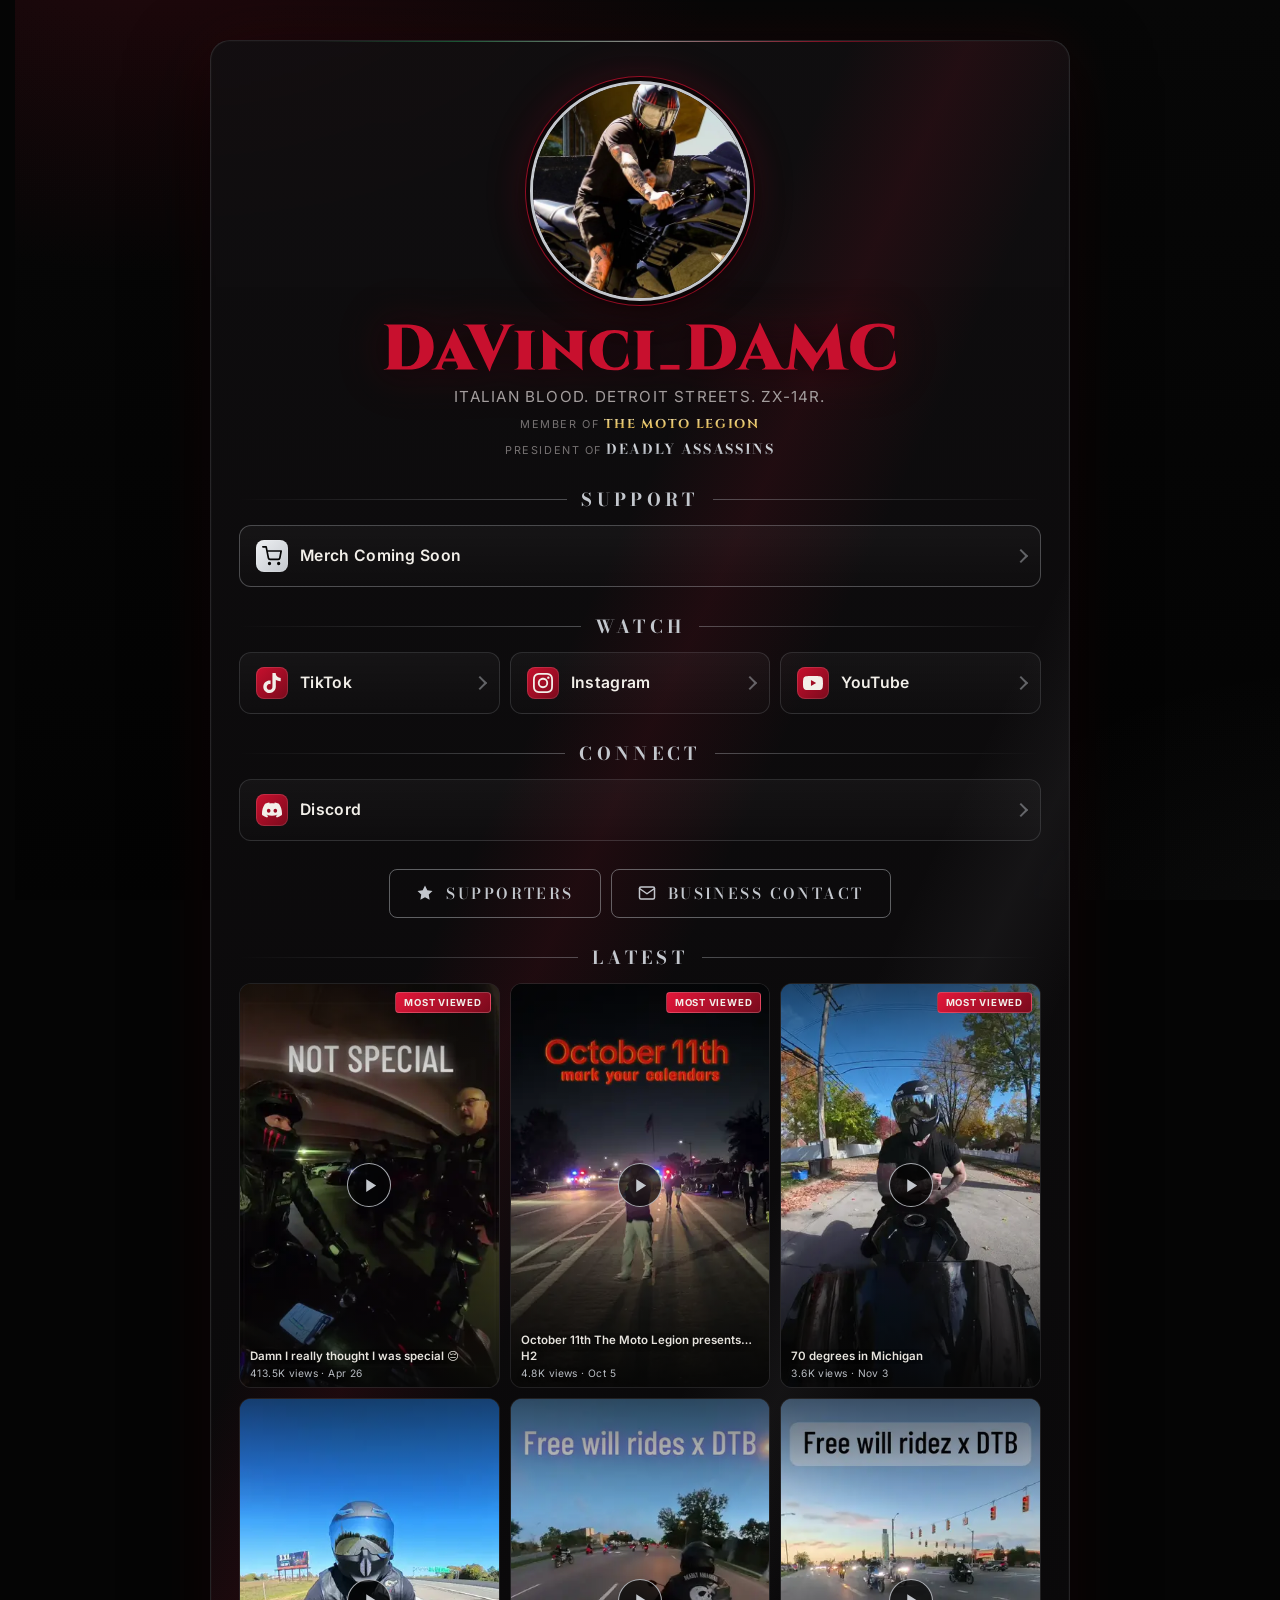
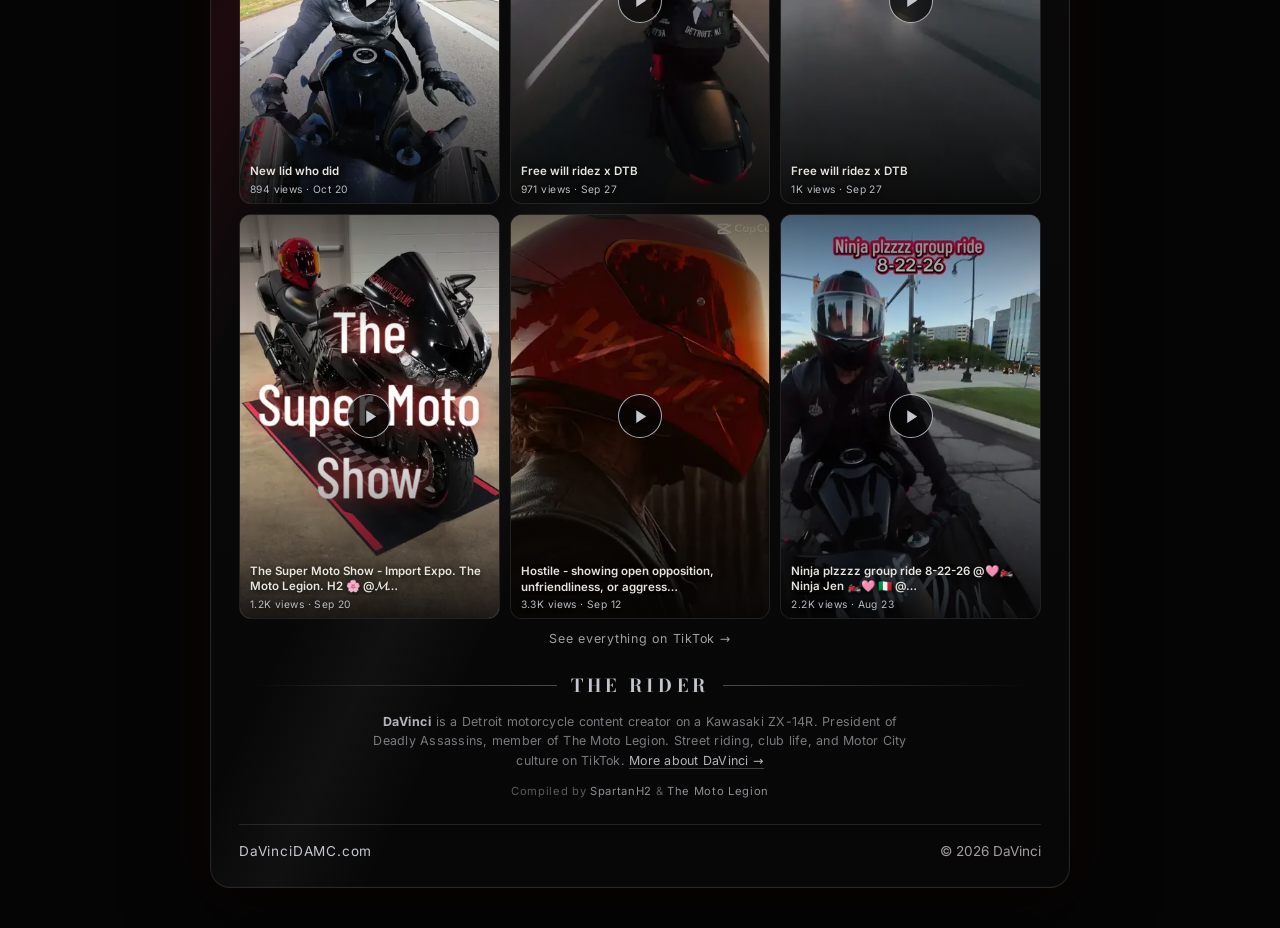
<file: index.html>
<!DOCTYPE html>
<html lang="en">
<head>
    <meta charset="UTF-8">
    <meta name="viewport" content="width=device-width, initial-scale=1.0">
    <title>DaVinci | Motorcycle Content Creator | Detroit</title>
    <meta name="description" content="DaVinci is a Detroit motorcycle content creator on a Kawasaki ZX-14R. President of Deadly Assassins, member of The Moto Legion. TikTok, Instagram, YouTube, and Discord in one place.">
    <meta name="author" content="DaVinci">
    <meta name="robots" content="index, follow">
    <meta name="theme-color" content="#050505">
    <link rel="canonical" href="https://davincidamc.com/">

    <!-- Open Graph. Renders the preview card when the site is linked on
         Discord, Facebook, LinkedIn, Slack, and iMessage. -->
    <meta property="og:title" content="DaVinci | Motorcycle Content Creator | Detroit">
    <meta property="og:description" content="Detroit motorcycle content on a Kawasaki ZX-14R. President of Deadly Assassins, member of The Moto Legion.">
    <meta property="og:type" content="website">
    <meta property="og:url" content="https://davincidamc.com/">
    <meta property="og:site_name" content="DaVinci">
    <meta property="og:locale" content="en_US">
    <meta property="og:image" content="https://davincidamc.com/og-image.png?v=20261128133310">
    <meta property="og:image:secure_url" content="https://davincidamc.com/og-image.png?v=20261128133310">
    <meta property="og:image:type" content="image/png">
    <meta property="og:image:width" content="1200">
    <meta property="og:image:height" content="630">
    <meta property="og:image:alt" content="DaVinci, Detroit motorcycle content creator">

    <!-- Twitter Card. summary_large_image turns the preview into a
         full-width banner; it needs the 1200x630 card above, which
         scripts/make-og-image.mjs generates from src/og-card.html. -->
    <meta name="twitter:card" content="summary_large_image">
    <meta name="twitter:title" content="DaVinci | Motorcycle Content Creator | Detroit">
    <meta name="twitter:description" content="Detroit motorcycle content on a Kawasaki ZX-14R. President of Deadly Assassins, member of The Moto Legion.">
    <meta name="twitter:image" content="https://davincidamc.com/og-image.png?v=20261128133310">
    <meta name="twitter:image:alt" content="DaVinci, Detroit motorcycle content creator">

    <link rel="stylesheet" href="styles.css?v=20261128133310">
    <link rel="icon" type="image/png" href="favicon-64.png?v=20261128133310">
    <link rel="icon" href="/favicon.ico" sizes="48x48 32x32 16x16">
    <link rel="apple-touch-icon" href="/apple-touch-icon.png">
    <link rel="preload" href="/fonts/bodoni-moda-latin.woff2" as="font" type="font/woff2" crossorigin>
    <link rel="preload" href="/fonts/inter-latin.woff2" as="font" type="font/woff2" crossorigin>

    <!-- Structured data. Person + the two organizations + WebSite in one
         @graph so parsers read the identity graph in a single pass. The
         Legion node uses the @id that themotolegion.com publishes, so the
         membership edge resolves to the same entity from both sites. -->
    <script type="application/ld+json">
    {
      "@context": "https://schema.org",
      "@graph": [
        {
          "@type": "Person",
          "@id": "https://davincidamc.com/#person",
          "name": "DaVinci",
          "alternateName": ["DaVinci_DAMC", "@davinci_damc"],
          "url": "https://davincidamc.com/",
          "image": "https://davincidamc.com/davinci-portrait.webp",
          "jobTitle": "Motorcycle Content Creator",
          "description": "DaVinci is a Detroit motorcycle content creator on a Kawasaki ZX-14R. President of the Deadly Assassins motorcycle club and a member of The Moto Legion.",
          "homeLocation": {
            "@type": "Place",
            "address": {
              "@type": "PostalAddress",
              "addressLocality": "Detroit",
              "addressRegion": "MI",
              "addressCountry": "US"
            }
          },
          "knowsAbout": [
            "Motorcycles",
            "Kawasaki ZX-14R",
            "Sportbikes",
            "Detroit motorcycle culture",
            "Motorcycle clubs",
            "Rider community"
          ],
          "sameAs": [
            "https://www.tiktok.com/@davinci_damc",
            "https://www.instagram.com/davinci_damc/",
            "https://www.youtube.com/@davinci_damc"
          ],
          "memberOf": { "@id": "https://themotolegion.com/#org" },
          "affiliation": { "@id": "https://davincidamc.com/#deadly-assassins" }
        },
        {
          "@type": "Organization",
          "@id": "https://themotolegion.com/#org",
          "name": "The Moto Legion",
          "url": "https://themotolegion.com/",
          "description": "The Moto Legion is a southeast Michigan motorcycle content collective. DaVinci is a member.",
          "member": { "@id": "https://davincidamc.com/#person" }
        },
        {
          "@type": "Organization",
          "@id": "https://davincidamc.com/#deadly-assassins",
          "name": "Deadly Assassins",
          "alternateName": ["Deadly Assassins MC", "DAMC"],
          "description": "Deadly Assassins is a Detroit motorcycle club. DaVinci is its president.",
          "location": {
            "@type": "Place",
            "address": {
              "@type": "PostalAddress",
              "addressLocality": "Detroit",
              "addressRegion": "MI",
              "addressCountry": "US"
            }
          },
          "member": {
            "@type": "OrganizationRole",
            "member": { "@id": "https://davincidamc.com/#person" },
            "roleName": "President"
          }
        },
        {
          "@type": "WebSite",
          "@id": "https://davincidamc.com/#website",
          "name": "DaVinci",
          "url": "https://davincidamc.com/",
          "inLanguage": "en-US",
          "publisher": { "@id": "https://davincidamc.com/#person" }
        }
      ]
    }
    </script>
</head>
<body>
    <main class="card">
        <div class="avatar-wrap">
            <img src="davinci-avatar.webp?v=20261128133310" alt="DaVinci on his Kawasaki ZX-14R" class="avatar" width="220" height="220" fetchpriority="high">
        </div>

        <h1 class="name wordmark-heading"><img src="davinci-damc-wordmark.svg?v=20261128133310" alt="DaVinci_DAMC" class="wordmark" width="2806" height="300"></h1>
        <p class="tagline">Italian blood. Detroit streets. ZX-14R.</p>

        <!-- Membership credit. Deliberately understated visually, but fully
             machine-readable: the JSON-LD above carries Person.memberOf ->
             The Moto Legion Organization, and this link repeats it in the
             DOM so a crawler that only reads markup still sees the tie. -->
        <p class="legion-member">
            Member of
            <a href="https://themotolegion.com/" target="_blank" rel="noopener external"
               title="The Moto Legion, southeast Michigan motorcycle collective">The Moto Legion</a>
        </p>
        <!-- Club title, styled as a sibling of the Legion line. No link:
             the club has no site. JSON-LD carries the president role. -->
        <p class="club-title">
            President of
            <span class="club-name">Deadly Assassins</span>
        </p>

        <section class="links">
            <h2 class="section-title">Support</h2>
            <div class="link-grid" style="grid-template-columns: 1fr;">
                <a class="link-btn support" href="coming-soon.html" rel="noopener" aria-label="Merch coming soon" title="Merch (Coming Soon)">
                    <span class="icon"><svg class="icon-svg" aria-hidden="true"><use href="icons.svg#i-cart"/></svg></span><span class="label">Merch Coming Soon</span>
                </a>
            </div>

            <h2 class="section-title">Watch</h2>
            <div class="link-grid">
                <a class="link-btn" href="https://www.tiktok.com/@davinci_damc" target="_blank" rel="noopener" aria-label="TikTok profile for DaVinci" title="TikTok">
                    <span class="icon"><svg class="icon-svg" aria-hidden="true"><use href="icons.svg#i-tiktok"/></svg></span><span class="label">TikTok</span>
                </a>
                <a class="link-btn" href="https://www.instagram.com/davinci_damc/" target="_blank" rel="noopener" aria-label="Instagram profile for DaVinci" title="Instagram">
                    <span class="icon"><svg class="icon-svg" aria-hidden="true"><use href="icons.svg#i-instagram"/></svg></span><span class="label">Instagram</span>
                </a>
                <a class="link-btn" href="https://www.youtube.com/@davinci_damc" target="_blank" rel="noopener" aria-label="YouTube channel for DaVinci" title="YouTube">
                    <span class="icon"><svg class="icon-svg" aria-hidden="true"><use href="icons.svg#i-youtube"/></svg></span><span class="label">YouTube</span>
                </a>
            </div>

            <h2 class="section-title">Connect</h2>
            <div class="link-grid" style="grid-template-columns: 1fr;">
                <a class="link-btn" href="https://discord.gg/fz67hjDnPW" target="_blank" rel="noopener" aria-label="The Moto Legion Discord server invite" title="Discord">
                    <span class="icon"><svg class="icon-svg" aria-hidden="true"><use href="icons.svg#i-discord"/></svg></span><span class="label">Discord</span>
                </a>
            </div>

            <div class="meta-cta-row">
                <a class="business-cta" href="supporters.html" aria-label="Supporters page">
                    <svg class="icon-svg" aria-hidden="true"><use href="icons.svg#i-star"/></svg><span class="label">Supporters</span>
                </a>
                <a class="business-cta" href="contact.html" aria-label="Business contact for DaVinci">
                    <svg class="icon-svg" aria-hidden="true"><use href="icons.svg#i-envelope"/></svg><span class="label">Business Contact</span>
                </a>
            </div>
        </section>

        <!-- Moto Legion shared events calendar. The inline script at the
             bottom of the page fetches themotolegion.com/events.json
             cross-origin (CORS is open, buster rolls hourly), filters to
             events naming davinci or the whole Moto Legion, and renders
             .event-tile anchors here. Empty, and costing nothing visually,
             when no upcoming event names this site or the fetch fails. -->
        <div id="event-strip"></div>

        <!-- Latest TikTok uploads. Hidden until feed.js has data so the
             section never flashes an empty heading; feed.js only fetches
             once the page is idle and the section nears the viewport. -->
        <div id="latest-anchor" aria-hidden="true"></div>
        <section class="latest" id="latest" aria-label="Latest TikTok videos" hidden>
            <h2 class="section-title">Latest</h2>
            <div class="video-grid" id="video-grid"></div>
            <a class="feed-more" href="https://www.tiktok.com/@davinci_damc" target="_blank" rel="noopener">
                See everything on TikTok &rarr;
            </a>
        </section>
        <noscript>
            <p class="feed-fallback">Latest videos need JavaScript. Catch them direct on
                <a href="https://www.tiktok.com/@davinci_damc" rel="noopener">@davinci_damc</a>.
            </p>
        </noscript>

        <section class="about-caption">
            <h2 class="section-title">The Rider</h2>
            <p>
                <strong>DaVinci</strong> is a Detroit motorcycle content creator on a Kawasaki ZX-14R.
                President of Deadly Assassins, member of The Moto Legion. Street riding, club life, and Motor City culture on TikTok.
                <a href="about.html">More about DaVinci &rarr;</a>
            </p>
        </section>

        <p class="site-credit">
            Compiled by <a href="https://spartanh2.com" target="_blank" rel="noopener" title="SpartanH2, southeast Michigan motorcycle content creator">SpartanH2</a>
            &amp; <a href="https://themotolegion.com" target="_blank" rel="noopener" title="The Moto Legion, southeast Michigan motorcycle collective">The Moto Legion</a>
        </p>

        <footer class="footer">
            <a href="https://davincidamc.com">DaVinciDAMC.com</a>
            <span>&copy; <span id="year"></span> DaVinci</span>
        </footer>
    </main>

    <script>document.getElementById('year').textContent = new Date().getFullYear();</script>
    <!-- Moto Legion shared events calendar. One fetch of the hub's
         events.json; the ?v= buster rolls hourly so LiteSpeed's day-long
         JSON cache never serves a stale calendar, and no deploy is needed
         here when an event is added. Any failure leaves the strip empty,
         identical to having no upcoming events. -->
    <script>
    (function () {
        var strip = document.getElementById('event-strip');
        if (!strip || !window.fetch) { return; }
        var EVENTS_URL = 'https://themotolegion.com/events.json?v=' +
            Math.floor(Date.now() / 3600000);
        var MY_KEY = 'davinci';
        var MONTHS = ['Jan', 'Feb', 'Mar', 'Apr', 'May', 'Jun',
                      'Jul', 'Aug', 'Sep', 'Oct', 'Nov', 'Dec'];
        function span(cls, text) {
            var s = document.createElement('span');
            s.className = cls;
            s.textContent = text;
            return s;
        }
        fetch(EVENTS_URL).then(function (r) { return r.json(); }).then(function (d) {
            var now = new Date();
            var today = now.getFullYear() + '-' +
                String(now.getMonth() + 1).padStart(2, '0') + '-' +
                String(now.getDate()).padStart(2, '0');
            (d.events || []).filter(function (e) {
                return e.date >= today && (e.who || []).some(function (w) {
                    return w === MY_KEY || w === 'themotolegion';
                });
            }).sort(function (a, b) {
                return a.date < b.date ? -1 : a.date > b.date ? 1 : 0;
            }).forEach(function (e) {
                var tile = document.createElement('a');
                tile.className = 'event-tile';
                tile.href = e.url;
                tile.target = '_blank';
                tile.rel = 'noopener';
                tile.setAttribute('aria-label', e.aria ||
                    (e.name + ', ' + e.date + ', ' + e.where));
                var date = span('event-date', '');
                date.appendChild(span('event-mon', MONTHS[parseInt(e.date.slice(5, 7), 10) - 1]));
                date.appendChild(span('event-day', String(parseInt(e.date.slice(8, 10), 10))));
                var info = span('event-info', '');
                info.appendChild(span('event-name', e.name));
                info.appendChild(span('event-times', e.times));
                var where = span('event-where', e.where + ' ');
                where.appendChild(span('event-arrow', '→'));
                tile.appendChild(date);
                tile.appendChild(info);
                tile.appendChild(where);
                strip.appendChild(tile);
            });
        }).catch(function () { /* unreachable hub reads as no events */ });
    })();
    </script>
    <!-- Last script on the page: the feed is the lowest-priority thing here
         and defers its own network work until after load. -->
    <script src="feed.js?v=20261128133310" defer></script>
</body>
</html>
</file>
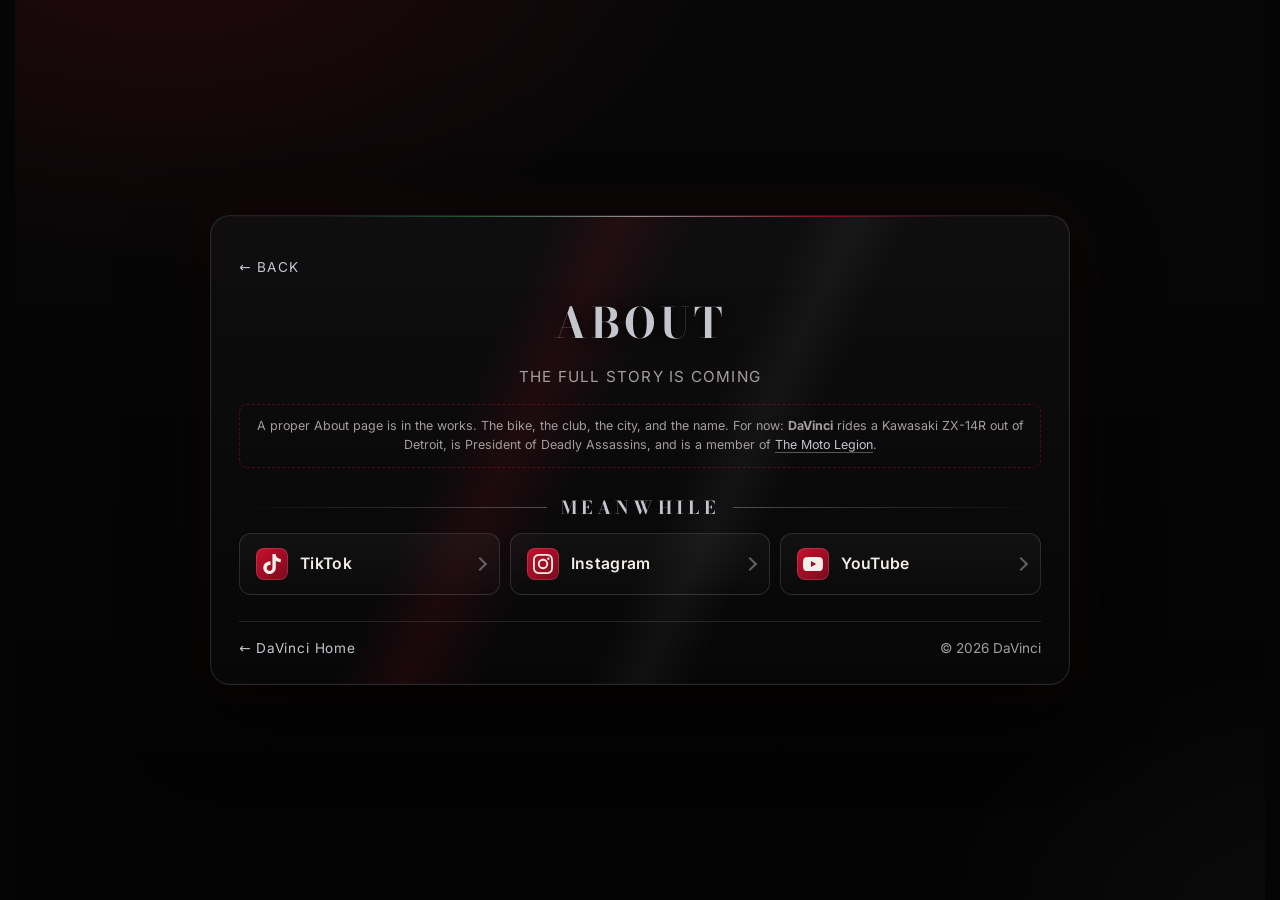
<file: about.html>
<!DOCTYPE html>
<html lang="en">
<head>
    <meta charset="UTF-8">
    <meta name="viewport" content="width=device-width, initial-scale=1.0">
    <title>About | DaVinci</title>
    <meta name="description" content="The full DaVinci About page is on the way. Meanwhile, follow along on the socials.">
    <meta name="author" content="DaVinci">
    <meta name="robots" content="noindex, follow">
    <meta name="theme-color" content="#050505">
    <link rel="canonical" href="https://davincidamc.com/about.html">

    <meta property="og:title" content="About | DaVinci">
    <meta property="og:description" content="The full DaVinci About page is on the way. Meanwhile, follow along on the socials.">
    <meta property="og:type" content="website">
    <meta property="og:url" content="https://davincidamc.com/about.html">
    <meta property="og:site_name" content="DaVinci">
    <meta property="og:locale" content="en_US">
    <meta property="og:image" content="https://davincidamc.com/og-image.png?v=20261128133310">
    <meta property="og:image:secure_url" content="https://davincidamc.com/og-image.png?v=20261128133310">
    <meta property="og:image:type" content="image/png">
    <meta property="og:image:width" content="1200">
    <meta property="og:image:height" content="630">
    <meta property="og:image:alt" content="DaVinci, Detroit motorcycle content creator">

    <meta name="twitter:card" content="summary_large_image">
    <meta name="twitter:title" content="About | DaVinci">
    <meta name="twitter:description" content="The full DaVinci About page is on the way. Meanwhile, follow along on the socials.">
    <meta name="twitter:image" content="https://davincidamc.com/og-image.png?v=20261128133310">
    <meta name="twitter:image:alt" content="DaVinci, Detroit motorcycle content creator">

    <link rel="stylesheet" href="styles.css?v=20261128133310">
    <link rel="icon" type="image/png" href="favicon-64.png?v=20261128133310">
    <link rel="icon" href="/favicon.ico" sizes="48x48 32x32 16x16">
    <link rel="apple-touch-icon" href="/apple-touch-icon.png">
    <link rel="preload" href="/fonts/bodoni-moda-latin.woff2" as="font" type="font/woff2" crossorigin>
    <link rel="preload" href="/fonts/inter-latin.woff2" as="font" type="font/woff2" crossorigin>
</head>
<body>
    <main class="card">
        <a href="index.html" class="back-link" aria-label="Back to home">&larr; Back</a>

        <h1 class="name name-solid">ABOUT</h1>
        <p class="tagline">The full story is coming</p>

        <section class="links">
            <p class="fine-print">A proper About page is in the works. The bike, the club, the city, and the name. For now: <strong>DaVinci</strong> rides a Kawasaki ZX-14R out of Detroit, is President of Deadly Assassins, and is a member of <a href="https://themotolegion.com/" target="_blank" rel="noopener">The Moto Legion</a>.</p>

            <h2 class="section-title">Meanwhile</h2>
            <div class="link-grid">
                <a class="link-btn" href="https://www.tiktok.com/@davinci_damc" target="_blank" rel="noopener" aria-label="TikTok profile for DaVinci" title="TikTok">
                    <span class="icon"><svg class="icon-svg" aria-hidden="true"><use href="icons.svg#i-tiktok"/></svg></span><span class="label">TikTok</span>
                </a>
                <a class="link-btn" href="https://www.instagram.com/davinci_damc/" target="_blank" rel="noopener" aria-label="Instagram profile for DaVinci" title="Instagram">
                    <span class="icon"><svg class="icon-svg" aria-hidden="true"><use href="icons.svg#i-instagram"/></svg></span><span class="label">Instagram</span>
                </a>
                <a class="link-btn" href="https://www.youtube.com/@davinci_damc" target="_blank" rel="noopener" aria-label="YouTube channel for DaVinci" title="YouTube">
                    <span class="icon"><svg class="icon-svg" aria-hidden="true"><use href="icons.svg#i-youtube"/></svg></span><span class="label">YouTube</span>
                </a>
            </div>
        </section>

        <footer class="footer">
            <a href="index.html">&larr; DaVinci Home</a>
            <span>&copy; <span id="year"></span> DaVinci</span>
        </footer>
    </main>

    <script>document.getElementById('year').textContent = new Date().getFullYear();</script>
</body>
</html>
</file>
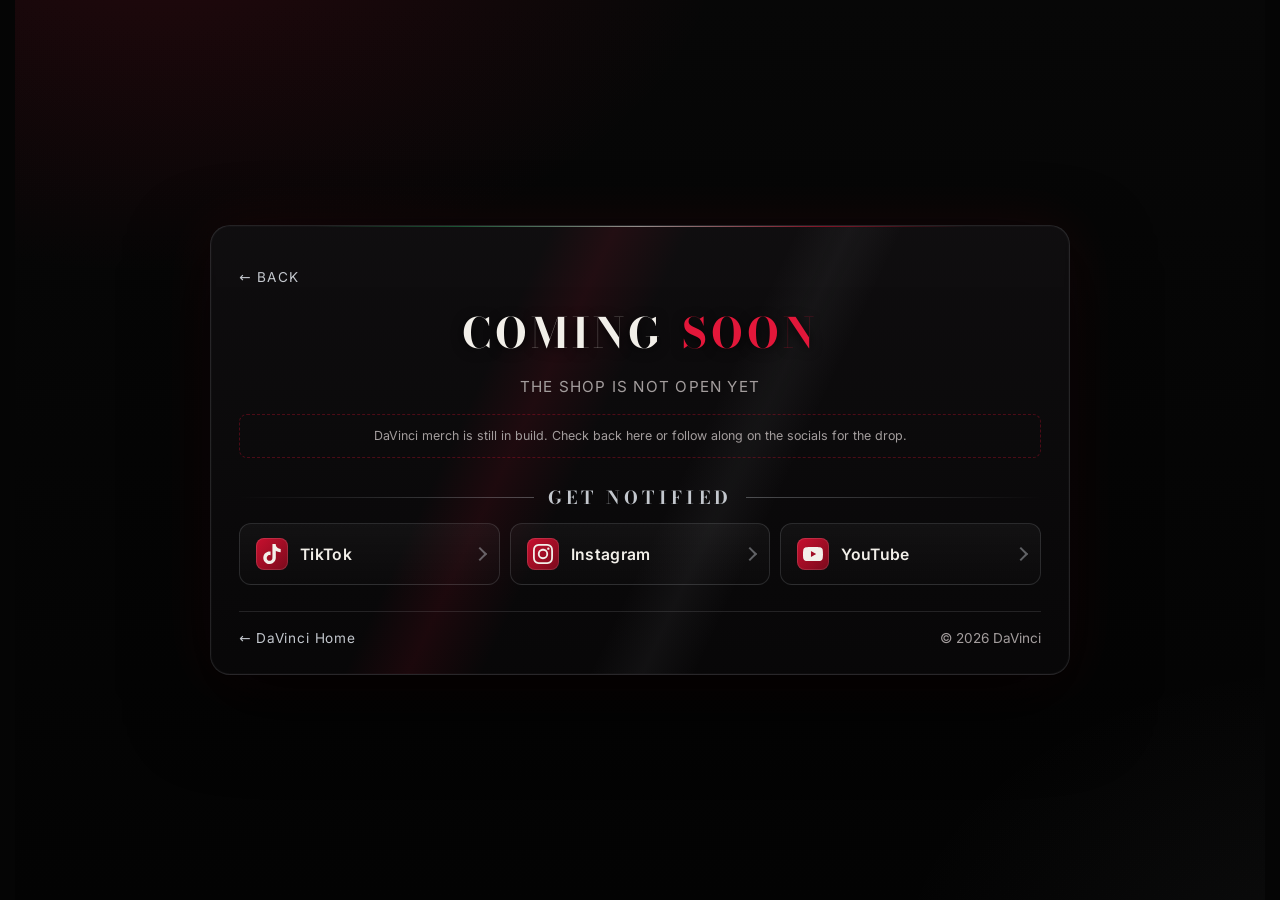
<file: coming-soon.html>
<!DOCTYPE html>
<html lang="en">
<head>
    <meta charset="UTF-8">
    <meta name="viewport" content="width=device-width, initial-scale=1.0">
    <title>Merch Coming Soon | DaVinci</title>
    <meta name="description" content="DaVinci merch is in build. Follow along on the socials for the drop.">
    <meta name="author" content="DaVinci">
    <meta name="robots" content="noindex, follow">
    <meta name="theme-color" content="#050505">
    <link rel="canonical" href="https://davincidamc.com/coming-soon.html">

    <meta property="og:title" content="Merch Coming Soon | DaVinci">
    <meta property="og:description" content="DaVinci merch is in build. Follow along on the socials for the drop.">
    <meta property="og:type" content="website">
    <meta property="og:url" content="https://davincidamc.com/coming-soon.html">
    <meta property="og:site_name" content="DaVinci">
    <meta property="og:locale" content="en_US">
    <meta property="og:image" content="https://davincidamc.com/og-image.png?v=20261128133310">
    <meta property="og:image:secure_url" content="https://davincidamc.com/og-image.png?v=20261128133310">
    <meta property="og:image:type" content="image/png">
    <meta property="og:image:width" content="1200">
    <meta property="og:image:height" content="630">
    <meta property="og:image:alt" content="DaVinci, Detroit motorcycle content creator">

    <meta name="twitter:card" content="summary_large_image">
    <meta name="twitter:title" content="Merch Coming Soon | DaVinci">
    <meta name="twitter:description" content="DaVinci merch is in build. Follow along on the socials for the drop.">
    <meta name="twitter:image" content="https://davincidamc.com/og-image.png?v=20261128133310">
    <meta name="twitter:image:alt" content="DaVinci, Detroit motorcycle content creator">

    <link rel="stylesheet" href="styles.css?v=20261128133310">
    <link rel="icon" type="image/png" href="favicon-64.png?v=20261128133310">
    <link rel="icon" href="/favicon.ico" sizes="48x48 32x32 16x16">
    <link rel="apple-touch-icon" href="/apple-touch-icon.png">
    <link rel="preload" href="/fonts/bodoni-moda-latin.woff2" as="font" type="font/woff2" crossorigin>
    <link rel="preload" href="/fonts/inter-latin.woff2" as="font" type="font/woff2" crossorigin>
</head>
<body>
    <main class="card">
        <a href="index.html" class="back-link" aria-label="Back to home">&larr; Back</a>

        <h1 class="name">COMING<span class="accent"> SOON</span></h1>
        <p class="tagline">The shop is not open yet</p>

        <section class="links">
            <p class="fine-print">DaVinci merch is still in build. Check back here or follow along on the socials for the drop.</p>

            <h2 class="section-title">Get Notified</h2>
            <div class="link-grid">
                <a class="link-btn" href="https://www.tiktok.com/@davinci_damc" target="_blank" rel="noopener" aria-label="TikTok profile for DaVinci" title="TikTok">
                    <span class="icon"><svg class="icon-svg" aria-hidden="true"><use href="icons.svg#i-tiktok"/></svg></span><span class="label">TikTok</span>
                </a>
                <a class="link-btn" href="https://www.instagram.com/davinci_damc/" target="_blank" rel="noopener" aria-label="Instagram profile for DaVinci" title="Instagram">
                    <span class="icon"><svg class="icon-svg" aria-hidden="true"><use href="icons.svg#i-instagram"/></svg></span><span class="label">Instagram</span>
                </a>
                <a class="link-btn" href="https://www.youtube.com/@davinci_damc" target="_blank" rel="noopener" aria-label="YouTube channel for DaVinci" title="YouTube">
                    <span class="icon"><svg class="icon-svg" aria-hidden="true"><use href="icons.svg#i-youtube"/></svg></span><span class="label">YouTube</span>
                </a>
            </div>
        </section>

        <footer class="footer">
            <a href="index.html">&larr; DaVinci Home</a>
            <span>&copy; <span id="year"></span> DaVinci</span>
        </footer>
    </main>

    <script>document.getElementById('year').textContent = new Date().getFullYear();</script>
</body>
</html>
</file>
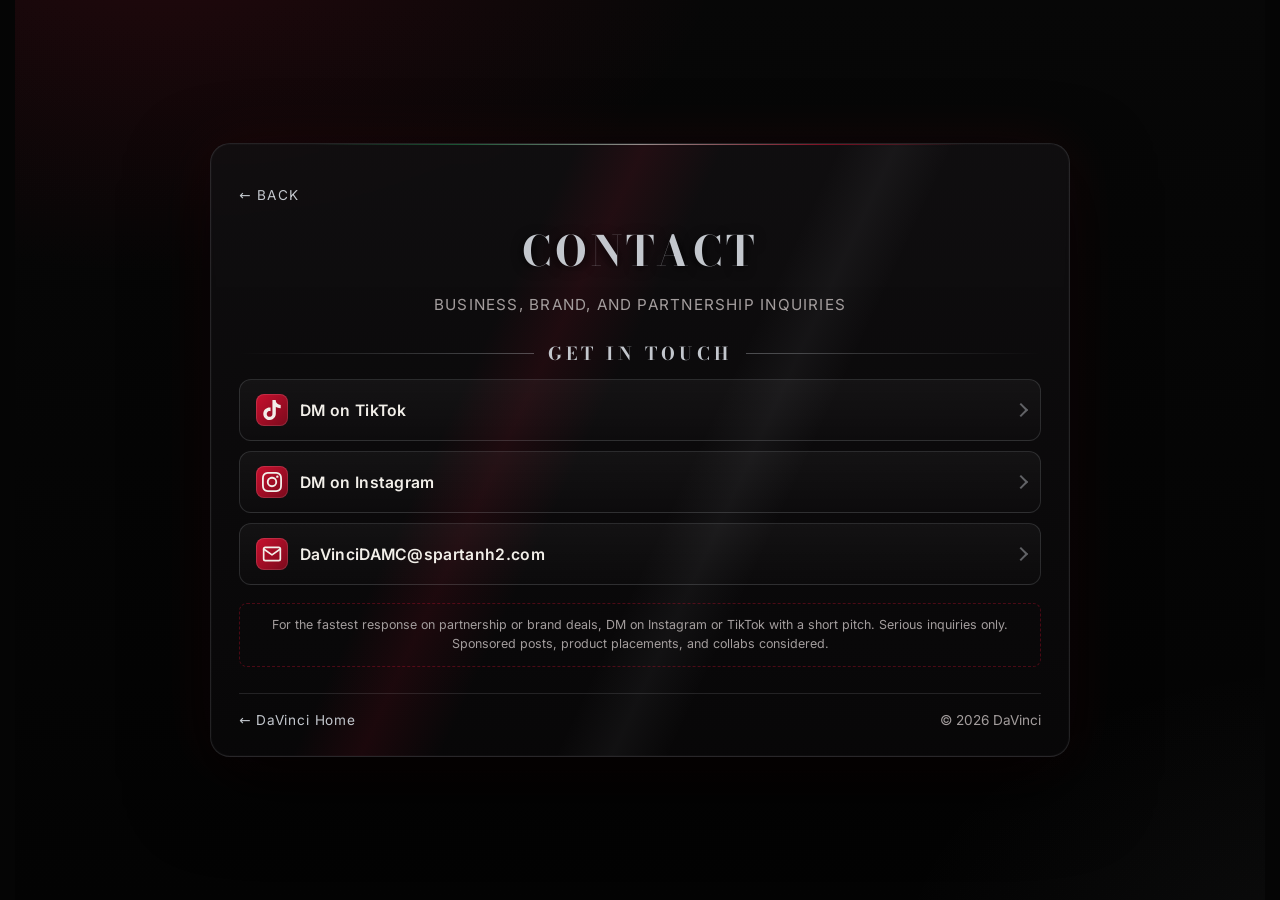
<file: contact.html>
<!DOCTYPE html>
<html lang="en">
<head>
    <meta charset="UTF-8">
    <meta name="viewport" content="width=device-width, initial-scale=1.0">
    <title>Contact | DaVinci</title>
    <meta name="description" content="Business, brand, and partnership inquiries for DaVinci. TikTok DM, Instagram DM, and email.">
    <meta name="author" content="DaVinci">
    <meta name="robots" content="index, follow">
    <meta name="theme-color" content="#050505">
    <link rel="canonical" href="https://davincidamc.com/contact.html">

    <meta property="og:title" content="Contact | DaVinci">
    <meta property="og:description" content="Business, brand, and partnership inquiries for DaVinci. TikTok DM, Instagram DM, and email.">
    <meta property="og:type" content="website">
    <meta property="og:url" content="https://davincidamc.com/contact.html">
    <meta property="og:site_name" content="DaVinci">
    <meta property="og:locale" content="en_US">
    <meta property="og:image" content="https://davincidamc.com/og-image.png?v=20261128133310">
    <meta property="og:image:secure_url" content="https://davincidamc.com/og-image.png?v=20261128133310">
    <meta property="og:image:type" content="image/png">
    <meta property="og:image:width" content="1200">
    <meta property="og:image:height" content="630">
    <meta property="og:image:alt" content="DaVinci, Detroit motorcycle content creator">

    <meta name="twitter:card" content="summary_large_image">
    <meta name="twitter:title" content="Contact | DaVinci">
    <meta name="twitter:description" content="Business, brand, and partnership inquiries for DaVinci. TikTok DM, Instagram DM, and email.">
    <meta name="twitter:image" content="https://davincidamc.com/og-image.png?v=20261128133310">
    <meta name="twitter:image:alt" content="DaVinci, Detroit motorcycle content creator">

    <link rel="stylesheet" href="styles.css?v=20261128133310">
    <link rel="icon" type="image/png" href="favicon-64.png?v=20261128133310">
    <link rel="icon" href="/favicon.ico" sizes="48x48 32x32 16x16">
    <link rel="apple-touch-icon" href="/apple-touch-icon.png">
    <link rel="preload" href="/fonts/bodoni-moda-latin.woff2" as="font" type="font/woff2" crossorigin>
    <link rel="preload" href="/fonts/inter-latin.woff2" as="font" type="font/woff2" crossorigin>
    <script type="application/ld+json">
    {
      "@context": "https://schema.org",
      "@type": "BreadcrumbList",
      "itemListElement": [
        { "@type": "ListItem", "position": 1, "name": "Home", "item": "https://davincidamc.com/" },
        { "@type": "ListItem", "position": 2, "name": "Contact", "item": "https://davincidamc.com/contact.html" }
      ]
    }
    </script>
</head>
<body>
    <main class="card">
        <a href="index.html" class="back-link" aria-label="Back to home">&larr; Back</a>

        <h1 class="name name-solid">CONTACT</h1>
        <p class="tagline">Business, brand, and partnership inquiries</p>

        <section class="links">
            <h2 class="section-title">Get In Touch</h2>

            <div class="link-grid" style="grid-template-columns: 1fr;">
                <a class="link-btn" href="https://www.tiktok.com/@davinci_damc" target="_blank" rel="noopener" aria-label="DM DaVinci on TikTok" title="DM on TikTok">
                    <span class="icon"><svg class="icon-svg" aria-hidden="true"><use href="icons.svg#i-tiktok"/></svg></span><span class="label">DM on TikTok</span>
                </a>
                <a class="link-btn" href="https://www.instagram.com/davinci_damc/" target="_blank" rel="noopener" aria-label="DM DaVinci on Instagram" title="DM on Instagram">
                    <span class="icon"><svg class="icon-svg" aria-hidden="true"><use href="icons.svg#i-instagram"/></svg></span><span class="label">DM on Instagram</span>
                </a>
                <a class="link-btn" href="mailto:davincidamc@spartanh2.com" aria-label="Email DaVinci at DaVinciDAMC@spartanh2.com" title="DaVinciDAMC@spartanh2.com">
                    <span class="icon"><svg class="icon-svg" aria-hidden="true"><use href="icons.svg#i-envelope"/></svg></span><span class="label">DaVinciDAMC@spartanh2.com</span>
                </a>
            </div>

            <p class="fine-print">For the fastest response on partnership or brand deals, DM on Instagram or TikTok with a short pitch. Serious inquiries only. Sponsored posts, product placements, and collabs considered.</p>
        </section>

        <footer class="footer">
            <a href="index.html">&larr; DaVinci Home</a>
            <span>&copy; <span id="year"></span> DaVinci</span>
        </footer>
    </main>

    <script>document.getElementById('year').textContent = new Date().getFullYear();</script>
</body>
</html>
</file>
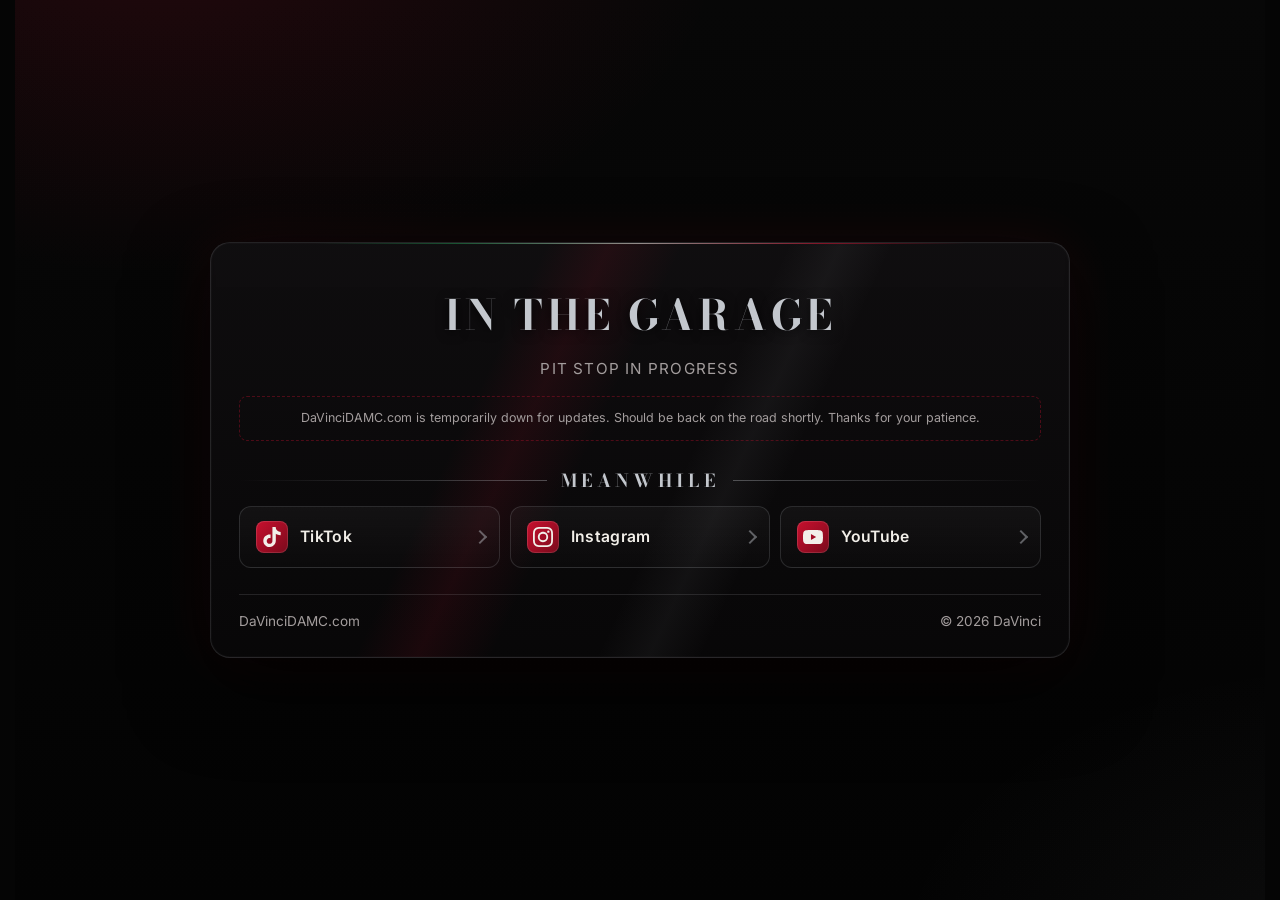
<file: maintenance.html>
<!DOCTYPE html>
<html lang="en">
<head>
    <meta charset="UTF-8">
    <meta name="viewport" content="width=device-width, initial-scale=1.0">
    <title>In the Garage | DaVinci</title>
    <meta name="description" content="DaVinciDAMC.com is temporarily down for maintenance. Back soon.">
    <meta name="author" content="DaVinci">
    <meta name="robots" content="noindex, follow">
    <meta name="theme-color" content="#050505">

    <link rel="stylesheet" href="/styles.css?v=20261128133310">
    <link rel="icon" type="image/png" href="/favicon-64.png?v=20261128133310">
    <link rel="icon" href="/favicon.ico" sizes="48x48 32x32 16x16">
    <link rel="apple-touch-icon" href="/apple-touch-icon.png">
    <link rel="preload" href="/fonts/bodoni-moda-latin.woff2" as="font" type="font/woff2" crossorigin>
    <link rel="preload" href="/fonts/inter-latin.woff2" as="font" type="font/woff2" crossorigin>
</head>
<body>
    <main class="card">
        <h1 class="name name-solid">IN THE GARAGE</h1>
        <p class="tagline">Pit stop in progress</p>

        <section class="links">
            <p class="fine-print">DaVinciDAMC.com is temporarily down for updates. Should be back on the road shortly. Thanks for your patience.</p>

            <h2 class="section-title">Meanwhile</h2>
            <div class="link-grid">
                <a class="link-btn" href="https://www.tiktok.com/@davinci_damc" target="_blank" rel="noopener" aria-label="TikTok profile for DaVinci" title="TikTok">
                    <span class="icon"><svg class="icon-svg" aria-hidden="true"><use href="/icons.svg#i-tiktok"/></svg></span><span class="label">TikTok</span>
                </a>
                <a class="link-btn" href="https://www.instagram.com/davinci_damc/" target="_blank" rel="noopener" aria-label="Instagram profile for DaVinci" title="Instagram">
                    <span class="icon"><svg class="icon-svg" aria-hidden="true"><use href="/icons.svg#i-instagram"/></svg></span><span class="label">Instagram</span>
                </a>
                <a class="link-btn" href="https://www.youtube.com/@davinci_damc" target="_blank" rel="noopener" aria-label="YouTube channel for DaVinci" title="YouTube">
                    <span class="icon"><svg class="icon-svg" aria-hidden="true"><use href="/icons.svg#i-youtube"/></svg></span><span class="label">YouTube</span>
                </a>
            </div>
        </section>

        <footer class="footer">
            <span>DaVinciDAMC.com</span>
            <span>&copy; <span id="year"></span> DaVinci</span>
        </footer>
    </main>

    <script>document.getElementById('year').textContent = new Date().getFullYear();</script>
</body>
</html>
</file>
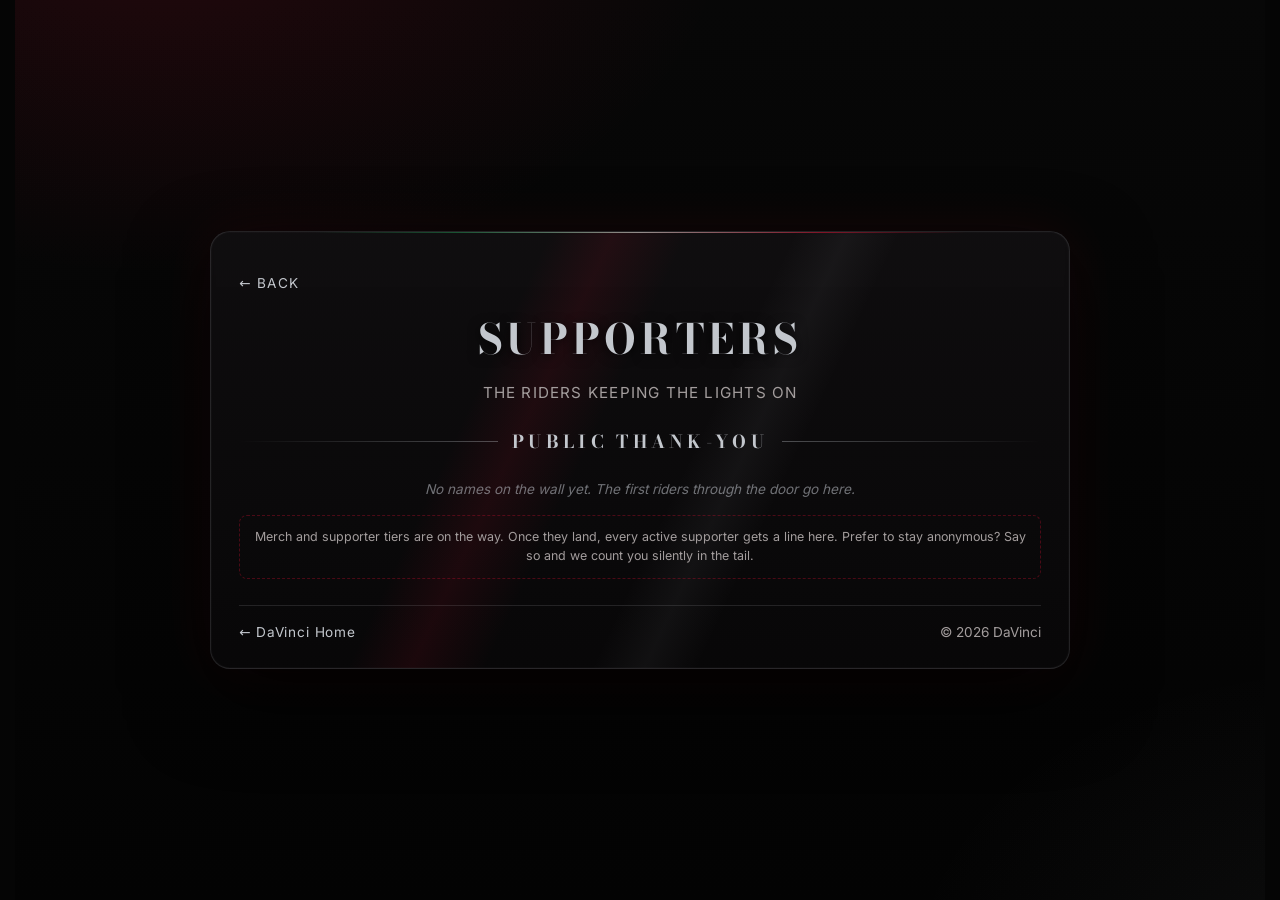
<file: supporters.html>
<!DOCTYPE html>
<html lang="en">
<head>
    <meta charset="UTF-8">
    <meta name="viewport" content="width=device-width, initial-scale=1.0">
    <title>Supporters | DaVinci</title>
    <meta name="description" content="Public thank you to the supporters keeping DaVinci on the road.">
    <meta name="author" content="DaVinci">
    <meta name="robots" content="index, follow">
    <meta name="theme-color" content="#050505">
    <link rel="canonical" href="https://davincidamc.com/supporters.html">

    <meta property="og:title" content="Supporters | DaVinci">
    <meta property="og:description" content="Public thank you to the supporters keeping DaVinci on the road.">
    <meta property="og:type" content="website">
    <meta property="og:url" content="https://davincidamc.com/supporters.html">
    <meta property="og:site_name" content="DaVinci">
    <meta property="og:locale" content="en_US">
    <meta property="og:image" content="https://davincidamc.com/og-image.png?v=20261128133310">
    <meta property="og:image:secure_url" content="https://davincidamc.com/og-image.png?v=20261128133310">
    <meta property="og:image:type" content="image/png">
    <meta property="og:image:width" content="1200">
    <meta property="og:image:height" content="630">
    <meta property="og:image:alt" content="DaVinci, Detroit motorcycle content creator">

    <meta name="twitter:card" content="summary_large_image">
    <meta name="twitter:title" content="Supporters | DaVinci">
    <meta name="twitter:description" content="Public thank you to the supporters keeping DaVinci on the road.">
    <meta name="twitter:image" content="https://davincidamc.com/og-image.png?v=20261128133310">
    <meta name="twitter:image:alt" content="DaVinci, Detroit motorcycle content creator">

    <link rel="stylesheet" href="styles.css?v=20261128133310">
    <link rel="icon" type="image/png" href="favicon-64.png?v=20261128133310">
    <link rel="icon" href="/favicon.ico" sizes="48x48 32x32 16x16">
    <link rel="apple-touch-icon" href="/apple-touch-icon.png">
    <link rel="preload" href="/fonts/bodoni-moda-latin.woff2" as="font" type="font/woff2" crossorigin>
    <link rel="preload" href="/fonts/inter-latin.woff2" as="font" type="font/woff2" crossorigin>
    <script type="application/ld+json">
    {
      "@context": "https://schema.org",
      "@type": "BreadcrumbList",
      "itemListElement": [
        { "@type": "ListItem", "position": 1, "name": "Home", "item": "https://davincidamc.com/" },
        { "@type": "ListItem", "position": 2, "name": "Supporters", "item": "https://davincidamc.com/supporters.html" }
      ]
    }
    </script>
</head>
<body>
    <main class="card">
        <a href="index.html" class="back-link" aria-label="Back to home">&larr; Back</a>

        <h1 class="name name-solid">SUPPORTERS</h1>
        <p class="tagline">The riders keeping the lights on</p>

        <section class="links">
            <h2 class="section-title">Public Thank-You</h2>

            <div id="supporters-list"></div>

            <p class="supporters-tail" id="supporters-tail"></p>

            <p class="fine-print">Merch and supporter tiers are on the way. Once they land, every active supporter gets a line here. Prefer to stay anonymous? Say so and we count you silently in the tail.</p>
        </section>

        <footer class="footer">
            <a href="index.html">&larr; DaVinci Home</a>
            <span>&copy; <span id="year"></span> DaVinci</span>
        </footer>
    </main>

    <script>document.getElementById('year').textContent = new Date().getFullYear();</script>
    <script>
        // Supporters are loaded from supporters.json: edit that file to
        // add / remove / update entries. This script only renders.
        // Fields: name, tier ("Rider" | "Legend" | custom), since (YYYY-MM-DD),
        // instagram (handle without @, optional). Top-level anonymousCount
        // renders the opt-out tail.
        const esc = (s) => String(s ?? '')
            .replace(/&/g, '&amp;').replace(/</g, '&lt;').replace(/>/g, '&gt;')
            .replace(/"/g, '&quot;').replace(/'/g, '&#39;');

        function monthsSince(sinceStr) {
            const [y, m, d] = sinceStr.split('-').map(Number);
            const start = new Date(y, m - 1, d);
            const now = new Date();
            let months = (now.getFullYear() - start.getFullYear()) * 12 + (now.getMonth() - start.getMonth());
            if (now.getDate() < start.getDate()) months--;
            return Math.max(0, months);
        }
        function formatDuration(months) {
            if (months < 1) return 'New';
            if (months < 12) return months + ' mo';
            const y = Math.floor(months / 12), m = months % 12;
            return m === 0 ? y + ' yr' : y + ' yr ' + m + ' mo';
        }
        function milestoneClass(months) {
            if (months >= 36) return 'milestone-3y';
            if (months >= 24) return 'milestone-2y';
            if (months >= 12) return 'milestone-1y';
            return '';
        }
        function renderSupporters(supporters, anonymousCount) {
            const list = document.getElementById('supporters-list');
            const tail = document.getElementById('supporters-tail');
            const sorted = supporters.map(s => ({ ...s, _months: monthsSince(s.since) }))
                .sort((a, b) => b._months - a._months);
            if (!sorted.length && !anonymousCount) {
                list.innerHTML = '<p class="supporters-tail">No names on the wall yet. The first riders through the door go here.</p>';
                tail.style.display = 'none';
                return;
            }
            list.innerHTML = sorted.map(s => {
                const tier = s.tier || 'Rider';
                const tierClass = tier.toLowerCase().replace(/\s+/g, '-').replace(/[^a-z0-9-]/g, '');
                const ig = s.instagram ? encodeURIComponent(s.instagram) : '';
                const igLink = ig
                    ? '<a class="supporter-ig" href="https://www.instagram.com/' + ig + '/" target="_blank" rel="noopener" aria-label="' + esc(s.name) + ' on Instagram" title="@' + esc(s.instagram) + '"><svg class="icon-svg" aria-hidden="true"><use href="icons.svg#i-instagram"/></svg></a>'
                    : '';
                return '<div class="supporter-row ' + milestoneClass(s._months) + '">' +
                    '<span class="supporter-tier tier-' + tierClass + '">' + esc(tier) + '</span>' +
                    '<span class="supporter-name">' + esc(s.name) + '</span>' +
                    '<span class="supporter-months" title="Supporting since ' + esc(s.since) + '">' + formatDuration(s._months) + '</span>' +
                    igLink + '</div>';
            }).join('');
            if (anonymousCount > 0) {
                tail.textContent = '+ ' + anonymousCount + ' more rider' + (anonymousCount === 1 ? '' : 's') + ' supporting anonymously';
            } else {
                tail.style.display = 'none';
            }
        }
        (async () => {
            try {
                // Stamped URL: LiteSpeed caches JSON server-side for about a
                // day and ignores client cache headers on an unstamped path.
                const res = await fetch('supporters.json?v=20261128133310', { cache: 'no-cache' });
                if (!res.ok) throw new Error('HTTP ' + res.status);
                const data = await res.json();
                renderSupporters(data.supporters || [], data.anonymousCount || 0);
            } catch (err) {
                document.getElementById('supporters-list').innerHTML =
                    '<p class="fine-print">Could not load the supporters list. (' + esc(err.message) + ')</p>';
            }
        })();
    </script>
</body>
</html>
</file>
<file: styles.css>
@font-face{font-family:Bodoni Moda;font-style:normal;font-weight:400 900;font-display:swap;src:url(fonts/bodoni-moda-latin.woff2) format("woff2");unicode-range:U+0000-00FF,U+0131,U+0152-0153,U+02BB-02BC,U+02C6,U+02DA,U+02DC,U+0304,U+0308,U+0329,U+2000-206F,U+20AC,U+2122,U+2191,U+2193,U+2212,U+2215,U+FEFF,U+FFFD}@font-face{font-family:Bodoni Moda;font-style:italic;font-weight:400 900;font-display:swap;src:url(fonts/bodoni-moda-italic-latin.woff2) format("woff2");unicode-range:U+0000-00FF,U+0131,U+0152-0153,U+02BB-02BC,U+02C6,U+02DA,U+02DC,U+0304,U+0308,U+0329,U+2000-206F,U+20AC,U+2122,U+2191,U+2193,U+2212,U+2215,U+FEFF,U+FFFD}@font-face{font-family:Inter;font-style:normal;font-weight:100 900;font-display:swap;src:url(fonts/inter-latin.woff2) format("woff2");unicode-range:U+0000-00FF,U+0131,U+0152-0153,U+02BB-02BC,U+02C6,U+02DA,U+02DC,U+0304,U+0308,U+0329,U+2000-206F,U+20AC,U+2122,U+2191,U+2193,U+2212,U+2215,U+FEFF,U+FFFD}@font-face{font-family:Cinzel;font-style:normal;font-weight:400 900;font-display:swap;src:url(fonts/cinzel-latin.woff2) format("woff2");unicode-range:U+0000-00FF,U+0131,U+0152-0153,U+02BB-02BC,U+02C6,U+02DA,U+02DC,U+0304,U+0308,U+0329,U+2000-206F,U+20AC,U+2122,U+2191,U+2193,U+2212,U+2215,U+FEFF,U+FFFD}@view-transition{navigation: auto;}::view-transition-old(root),::view-transition-new(root){animation-duration:.16s}@media (prefers-reduced-motion: reduce){::view-transition-old(root),::view-transition-new(root){animation:none}}:root{--black: #050505;--black-2: #0a0a0a;--lacquer: #121012;--lacquer-2: #1a1618;--red: #C8102E;--red-deep: #7a0a1c;--red-glow: #e3173a;--steel: #c3c7cd;--steel-dim: #8a9099;--steel-dark: #5c6169;--ink: #f2efe9;--muted: #a39d9d;--it-green: #1f8a4c;--it-white: #f2efe9;--it-red: #C8102E}*{box-sizing:border-box;margin:0;padding:0}html{scrollbar-gutter:stable both-edges}html,body{min-height:100%;font-family:Inter,system-ui,-apple-system,Segoe UI,Roboto,sans-serif;color:var(--ink);background:var(--black)}body{min-height:100vh;display:flex;align-items:center;justify-content:center;padding:40px 20px;background:transparent}body:before{content:"";position:fixed;inset:0;z-index:-1;background-color:var(--black);background-image:radial-gradient(900px 560px at 12% -8%,rgba(200,16,46,.14),transparent 62%),radial-gradient(760px 520px at 105% 108%,rgba(195,199,205,.05),transparent 60%),linear-gradient(180deg,#070707 0%,var(--black) 50%,#030303 100%);pointer-events:none}.card{width:100%;max-width:860px;background:linear-gradient(180deg,#121012cc,#090809db);border:1px solid rgba(195,199,205,.14);border-radius:20px;padding:40px 28px 28px;box-shadow:0 30px 80px #000000bf,0 0 0 1px #ffffff05 inset,0 0 60px #c8102e1a;backdrop-filter:blur(3px);position:relative;overflow:hidden}.card:before{content:"";position:absolute;inset:0;background:linear-gradient(115deg,transparent 55%,rgba(195,199,205,.05) 60%,transparent 65%),linear-gradient(295deg,transparent 55%,rgba(200,16,46,.1) 62%,transparent 68%);pointer-events:none}.card:after{content:"";position:absolute;top:0;left:12%;right:12%;height:1px;background:linear-gradient(90deg,transparent 0%,rgba(31,138,76,.55) 22%,rgba(242,239,233,.55) 50%,rgba(200,16,46,.6) 78%,transparent 100%);pointer-events:none}.avatar-wrap{display:flex;justify-content:center;margin-bottom:18px;position:relative;z-index:1}.avatar{width:220px;height:220px;border-radius:50%;object-fit:cover;border:3px solid var(--steel);background:#000;box-shadow:0 0 0 4px #050505f2,0 0 0 5px #c8102eb3,0 10px 30px #000000b3,0 0 44px #c8102e47}.name{font-family:Bodoni Moda,Times New Roman,serif;font-weight:700;text-align:center;font-size:clamp(2rem,5vw,2.6rem);letter-spacing:.1em;color:var(--ink);text-shadow:0 2px 12px rgba(0,0,0,.8);position:relative;z-index:1;text-transform:uppercase}.accent{color:var(--red-glow);margin-left:4px}.name-solid{color:var(--steel)}.wordmark-heading{letter-spacing:0;line-height:0;margin:.2em 0}.wordmark{display:block;margin:0 auto;width:min(100%,clamp(250px,76vw,520px));max-width:100%;height:auto;filter:drop-shadow(0 2px 14px rgba(0,0,0,.8)) drop-shadow(0 0 22px rgba(200,16,46,.22))}.tagline{text-align:center;color:var(--muted);font-size:.95rem;letter-spacing:.08em;text-transform:uppercase;margin:12px 0 10px;position:relative;z-index:1}.legion-member{text-align:center;margin:0;font-size:.68rem;letter-spacing:.14em;text-transform:uppercase;color:#a39d9db3;position:relative;z-index:1}.legion-member a{font-family:Cinzel,serif;font-weight:700;font-size:.8rem;letter-spacing:.13em;text-decoration:none;color:#e8c76a;transition:filter .15s ease;white-space:nowrap}@supports ((-webkit-background-clip: text) or (background-clip: text)){.legion-member a{background:linear-gradient(180deg,#f4e4b8,#e8c76a 45%,#c9a24b 80%);-webkit-background-clip:text;background-clip:text;color:transparent}}.legion-member a:hover{filter:brightness(1.15) drop-shadow(0 0 8px rgba(232,199,106,.35))}.legion-member a:focus-visible{outline:2px solid #e8c76a;outline-offset:3px;border-radius:2px}.club-title{text-align:center;margin:6px 0 24px;font-size:.68rem;letter-spacing:.14em;text-transform:uppercase;color:#a39d9db3;position:relative;z-index:1}.club-title .club-name{font-family:Bodoni Moda,serif;font-weight:700;font-size:.86rem;letter-spacing:.12em;color:var(--steel);white-space:nowrap}@supports ((-webkit-background-clip: text) or (background-clip: text)){.club-title .club-name{background:linear-gradient(180deg,#eef0f3 0%,var(--steel) 50%,var(--steel-dim) 100%);-webkit-background-clip:text;background-clip:text;color:transparent}}.section-title{display:flex;align-items:center;gap:14px;font-family:Bodoni Moda,serif;font-weight:700;font-size:clamp(.92rem,2.8vw,1.12rem);letter-spacing:.24em;color:var(--steel);text-transform:uppercase;text-align:center;white-space:nowrap;margin:26px 0 12px;position:relative;z-index:1}.section-title:before,.section-title:after{content:"";flex:1;height:1px;min-width:12px;background:linear-gradient(90deg,transparent,rgba(195,199,205,.35))}.section-title:after{background:linear-gradient(90deg,rgba(195,199,205,.35),transparent)}.link-grid{display:grid;grid-template-columns:repeat(auto-fit,minmax(180px,1fr));gap:10px;position:relative;z-index:1}.link-grid+.link-grid{margin-top:10px}.link-btn{display:flex;align-items:center;gap:12px;padding:14px 16px;background:linear-gradient(180deg,#ffffff0a,#ffffff03);border:1px solid rgba(195,199,205,.16);border-radius:12px;color:var(--ink);text-decoration:none;font-weight:600;font-size:.98rem;letter-spacing:.02em;transition:transform .15s ease,border-color .2s ease,background .2s ease,box-shadow .2s ease;position:relative;overflow:hidden}.link-btn:after{content:"";position:absolute;right:14px;top:50%;width:8px;height:8px;border-right:2px solid var(--steel);border-top:2px solid var(--steel);transform:translateY(-50%) rotate(45deg);opacity:.45;transition:opacity .2s ease,right .2s ease}.link-btn:hover{transform:translateY(-2px);border-color:var(--red-glow);background:linear-gradient(180deg,#c8102e2e,#c8102e0d);box-shadow:0 8px 24px #c8102e47}.link-btn:hover:after{opacity:1;right:10px}.link-btn:focus-visible{outline:2px solid var(--steel);outline-offset:2px}.link-btn .icon{display:inline-flex;align-items:center;justify-content:center;width:32px;height:32px;background:linear-gradient(135deg,var(--red),var(--red-deep));color:var(--ink);border-radius:8px;font-weight:800;flex-shrink:0;box-shadow:inset 0 0 0 1px #ffffff1f}.icon-svg{width:20px;height:20px;fill:currentColor;display:block}.business-cta .icon-svg{width:18px;height:18px}.link-btn.support .icon{background:linear-gradient(135deg,#eef0f3,var(--steel));color:var(--black)}.link-btn.support{border-color:#c3c7cd52}.link-btn.support:hover{border-color:var(--steel);background:linear-gradient(180deg,#c3c7cd24,#c3c7cd0a);box-shadow:0 8px 24px #c3c7cd29}.meta-cta-row{margin-top:28px;display:flex;flex-wrap:wrap;justify-content:center;gap:10px;position:relative;z-index:1}.business-cta{display:inline-flex;align-items:center;gap:12px;padding:12px 26px;background:transparent;border:1.5px solid rgba(195,199,205,.45);border-radius:8px;color:var(--steel);text-decoration:none;font-family:Bodoni Moda,serif;font-weight:600;font-size:.95rem;text-transform:uppercase;letter-spacing:.16em;transition:background .15s ease,color .15s ease,border-color .15s ease,transform .15s ease}.business-cta:hover{background:var(--steel);color:var(--black);border-color:var(--steel);transform:translateY(-1px)}.business-cta:focus-visible{outline:2px solid var(--steel);outline-offset:2px}.about-caption{margin:0 auto 6px;padding:0 8px;text-align:center;color:#c3c7cd99;font-size:.78rem;line-height:1.55;letter-spacing:.02em;position:relative;z-index:1}.about-caption p{max-width:560px;margin:0 auto}.about-caption strong{color:#c3c7cde6;font-weight:700;letter-spacing:.04em}.about-caption a{color:#c3c7cde6;text-decoration:none;border-bottom:1px solid rgba(195,199,205,.3);transition:color .15s ease,border-color .15s ease;white-space:nowrap}.about-caption a:hover{color:var(--ink);border-bottom-color:var(--red-glow)}.footer{margin-top:26px;padding-top:18px;border-top:1px solid rgba(195,199,205,.14);display:flex;justify-content:space-between;align-items:center;flex-wrap:wrap;gap:8px;font-size:.85rem;color:var(--muted);position:relative;z-index:1}.footer a{color:var(--steel);text-decoration:none;letter-spacing:.06em}.footer a:hover{color:var(--red-glow)}.back-link{display:inline-block;color:var(--steel);text-decoration:none;font-size:.85rem;letter-spacing:.1em;text-transform:uppercase;margin-bottom:16px;position:relative;z-index:1;transition:color .15s ease}.back-link:hover{color:var(--red-glow)}.fine-print{color:var(--muted);font-size:.78rem;text-align:center;margin-top:18px;padding:12px;border:1px dashed rgba(200,16,46,.35);border-radius:8px;line-height:1.5;position:relative;z-index:1}.fine-print a{color:var(--steel);text-decoration:none;border-bottom:1px solid rgba(195,199,205,.4);transition:color .15s ease,border-color .15s ease}.fine-print a:hover{color:var(--ink);border-bottom-color:var(--red-glow)}.site-credit{text-align:center;margin:14px 0 0;font-size:.7rem;letter-spacing:.06em;color:#a39d9d8c;position:relative;z-index:1}.site-credit a{color:#c3c7cdb3;text-decoration:none}.site-credit a:hover{color:var(--ink)}@media (max-width: 420px){.card{padding:30px 18px 22px}.avatar{width:170px;height:170px}.link-grid{grid-template-columns:1fr 1fr}.link-btn{padding:12px 10px;font-size:.82rem;gap:8px}.link-btn .icon{width:28px;height:28px}.link-btn .icon .icon-svg{width:16px;height:16px}.link-btn:after{display:none}.business-cta{padding:11px 18px;font-size:.85rem}.club-title{font-size:.62rem;letter-spacing:.12em}.club-title .club-name{font-size:.78rem;letter-spacing:.09em}.legion-member{font-size:.62rem;letter-spacing:.12em}}#supporters-list{display:flex;flex-direction:column;gap:6px;margin-top:4px;position:relative;z-index:1}.supporter-row{display:grid;grid-template-columns:80px 1fr auto 24px;align-items:center;gap:12px;padding:10px 14px;background:#ffffff05;border:1px solid rgba(195,199,205,.08);border-radius:8px;font-size:.95rem;transition:border-color .15s ease,background .15s ease}.supporter-row:hover{border-color:#c3c7cd33;background:#ffffff08}.supporter-tier{font-family:Bodoni Moda,serif;font-weight:600;font-size:.72rem;text-transform:uppercase;letter-spacing:.12em;padding:3px 8px;border-radius:4px;text-align:center;color:var(--steel);border:1px solid rgba(195,199,205,.35);background:#c3c7cd0d}.tier-legend{color:var(--ink);border-color:#c8102eb3;background:linear-gradient(135deg,#c8102e38,#c3c7cd0f)}.supporter-name{font-weight:600;color:var(--ink)}.supporter-months{font-size:.85rem;color:#c3c7cdbf;white-space:nowrap}.supporter-ig{color:#c3c7cdb3;text-decoration:none;display:inline-flex;align-items:center;justify-content:center}.supporter-ig .icon-svg{width:18px;height:18px}.supporter-ig:hover{color:var(--red-glow)}.supporter-row.milestone-1y{border-left:2px solid rgba(195,199,205,.4)}.supporter-row.milestone-2y{border-left:2px solid rgba(195,199,205,.7)}.supporter-row.milestone-3y{border-left:2px solid var(--red);box-shadow:inset 4px 0 12px -8px #c8102e80}.supporters-tail{text-align:center;margin-top:14px;font-size:.85rem;color:#c3c7cd8c;font-style:italic}@media (max-width: 480px){.supporter-row{grid-template-columns:auto minmax(0,1fr) auto auto;gap:8px;padding:10px 12px;font-size:.88rem}.supporter-tier{font-size:.62rem;padding:3px 7px;letter-spacing:.08em}.supporter-name{min-width:0;overflow:hidden;text-overflow:ellipsis;white-space:nowrap}.supporter-months{font-size:.75rem}}.latest{margin-top:6px}.video-grid{display:grid;grid-template-columns:repeat(2,1fr);gap:10px;position:relative;z-index:1}@media (min-width: 560px){.video-grid{grid-template-columns:repeat(3,1fr)}}.video-card{position:relative;border-radius:12px;overflow:hidden;border:1px solid rgba(195,199,205,.14);background:#00000059;aspect-ratio:9 / 14;min-height:210px;cursor:pointer;padding:0;text-align:left;display:block;width:100%;color:var(--ink);font-family:inherit;transition:transform .15s ease,border-color .2s ease,box-shadow .2s ease;opacity:0;transform:translateY(10px)}.video-card.revealed{opacity:1;transform:none;transition:opacity .4s ease,transform .4s ease,border-color .2s ease,box-shadow .2s ease}@media (prefers-reduced-motion: reduce){.video-card{opacity:1;transform:none}}.video-card:hover{transform:translateY(-3px);border-color:#e3173a99;box-shadow:0 14px 34px -14px #000000e6}.video-card:focus-visible{outline:2px solid var(--steel);outline-offset:2px}.video-card.playing{cursor:default;transform:none}.video-thumb{position:absolute;inset:0;width:100%;height:100%;object-fit:cover;display:block;background:linear-gradient(135deg,#1a1618e6,#0a0a0ae6)}.video-card:before{content:"";position:absolute;inset:0;background:linear-gradient(100deg,transparent 30%,rgba(255,255,255,.05) 50%,transparent 70%);background-size:200% 100%;animation:video-shimmer 1.4s infinite;z-index:0}.video-card.loaded:before{animation:none;opacity:0}@keyframes video-shimmer{0%{background-position:200% 0}to{background-position:-200% 0}}@media (prefers-reduced-motion: reduce){.video-card:before{animation:none}}.video-scrim{position:absolute;inset:0;background:linear-gradient(180deg,rgba(5,5,5,.55) 0%,transparent 30%,transparent 55%,rgba(5,5,5,.88) 100%);z-index:1;pointer-events:none}.video-play{position:absolute;top:50%;left:50%;transform:translate(-50%,-50%);width:44px;height:44px;border-radius:50%;background:#050505b8;border:1.5px solid rgba(195,199,205,.85);display:flex;align-items:center;justify-content:center;color:var(--steel);z-index:2;pointer-events:none;transition:transform .15s ease,background .15s ease,color .15s ease}.video-card:hover .video-play{transform:translate(-50%,-50%) scale(1.1);background:#c8102ee0;color:var(--ink)}.video-play .icon-svg{width:17px;height:17px;margin-left:2px}.video-badges{position:absolute;top:8px;left:8px;right:8px;display:flex;justify-content:flex-end;z-index:2;pointer-events:none}.badge-pinned{font-size:.6rem;font-weight:700;letter-spacing:.08em;text-transform:uppercase;padding:3px 8px;border-radius:4px;line-height:1.4;white-space:nowrap;color:var(--ink);background:linear-gradient(135deg,var(--red-glow),var(--red-deep));border:1px solid rgba(255,255,255,.2)}.video-meta{position:absolute;left:10px;right:10px;bottom:8px;z-index:2;pointer-events:none}.video-note{font-size:.72rem;font-weight:600;line-height:1.35;color:#f2efe9f2;text-shadow:0 1px 6px rgba(0,0,0,.9);display:-webkit-box;-webkit-line-clamp:2;-webkit-box-orient:vertical;overflow:hidden}.video-stats{display:block;margin-top:3px;font-size:.64rem;color:#c3c7cdf2;letter-spacing:.04em;text-shadow:0 1px 4px rgba(0,0,0,.9)}.video-card iframe{position:absolute;inset:0;width:100%;height:100%;border:0;z-index:3;background:#000}.feed-more{display:block;text-align:center;margin-top:12px;font-size:.78rem;letter-spacing:.06em;color:var(--muted);text-decoration:none;position:relative;z-index:1;transition:color .15s ease}.feed-more:hover{color:var(--steel)}.feed-fallback{text-align:center;color:var(--muted);font-size:.85rem;line-height:1.6;padding:14px 0 4px;position:relative;z-index:1}.feed-fallback a{color:var(--steel)}@media (max-width: 639px){.video-card.playing{grid-column:1 / -1;aspect-ratio:9 / 15}}@media (max-width: 479px){.video-grid{gap:8px}.video-card{min-height:190px}.video-note{font-size:.68rem}.video-stats{font-size:.58rem;white-space:nowrap}.video-stats .v-word{display:none}}:root{--crimson: #b91c2c;--gold-bright: #e8c76a}.event-tile{display:flex;align-items:center;gap:14px;margin-top:24px;padding:10px 14px;border:1px solid rgba(201,162,75,.4);border-radius:12px;background:linear-gradient(90deg,rgba(185,28,44,.16),rgba(185,28,44,.04) 45%,transparent),#00000059;color:var(--ink);text-decoration:none;position:relative;z-index:1;transition:transform .15s ease,border-color .2s ease,box-shadow .2s ease}.event-tile:hover{transform:translateY(-2px);border-color:var(--gold-bright);box-shadow:0 8px 24px #b91c2c4d}.event-tile:focus-visible{outline:2px solid var(--gold-bright);outline-offset:2px}.event-date{display:flex;flex-direction:column;align-items:center;justify-content:center;flex-shrink:0;width:52px;padding:5px 0 6px;border-radius:8px;background:linear-gradient(135deg,var(--crimson),#5f0e17);box-shadow:inset 0 0 0 1px #ffffff24;line-height:1}.event-mon{font-size:.6rem;font-weight:700;letter-spacing:.18em;text-transform:uppercase;color:#f4f1e8d9}.event-day{font-family:Cinzel,serif;font-weight:800;font-size:1.35rem;margin-top:2px;color:#fff}.event-info{min-width:0;display:flex;flex-direction:column;gap:2px}.event-name{font-family:Cinzel,serif;font-weight:700;font-size:.95rem;letter-spacing:.08em;text-transform:uppercase;color:var(--gold-bright)}.event-times{font-size:.76rem;color:var(--muted);letter-spacing:.04em}.event-where{margin-left:auto;text-align:right;font-size:.78rem;font-weight:600;color:var(--gold-bright);letter-spacing:.03em;white-space:nowrap}.event-arrow{opacity:.7}.event-tile:hover .event-arrow{opacity:1}@media (max-width: 560px){.event-tile{flex-wrap:wrap;row-gap:6px}.event-where{margin-left:66px}}
</file>
